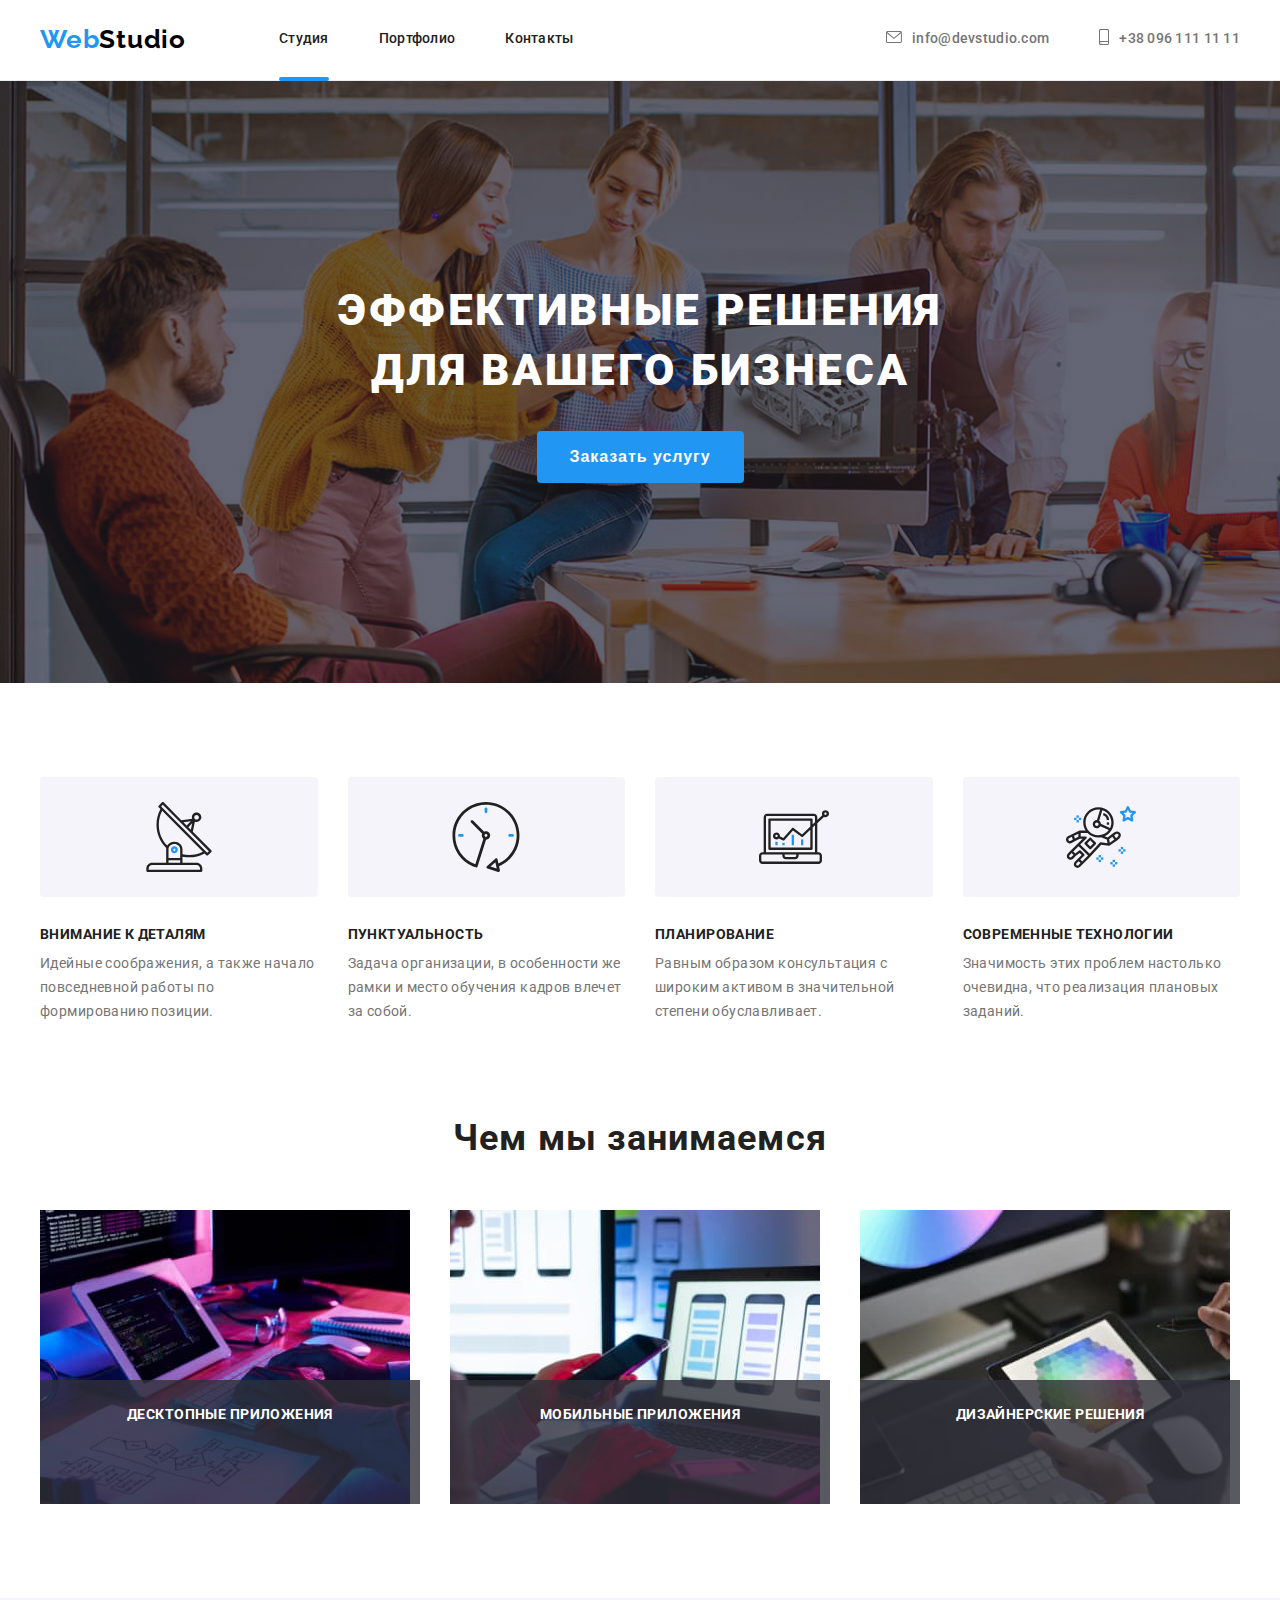
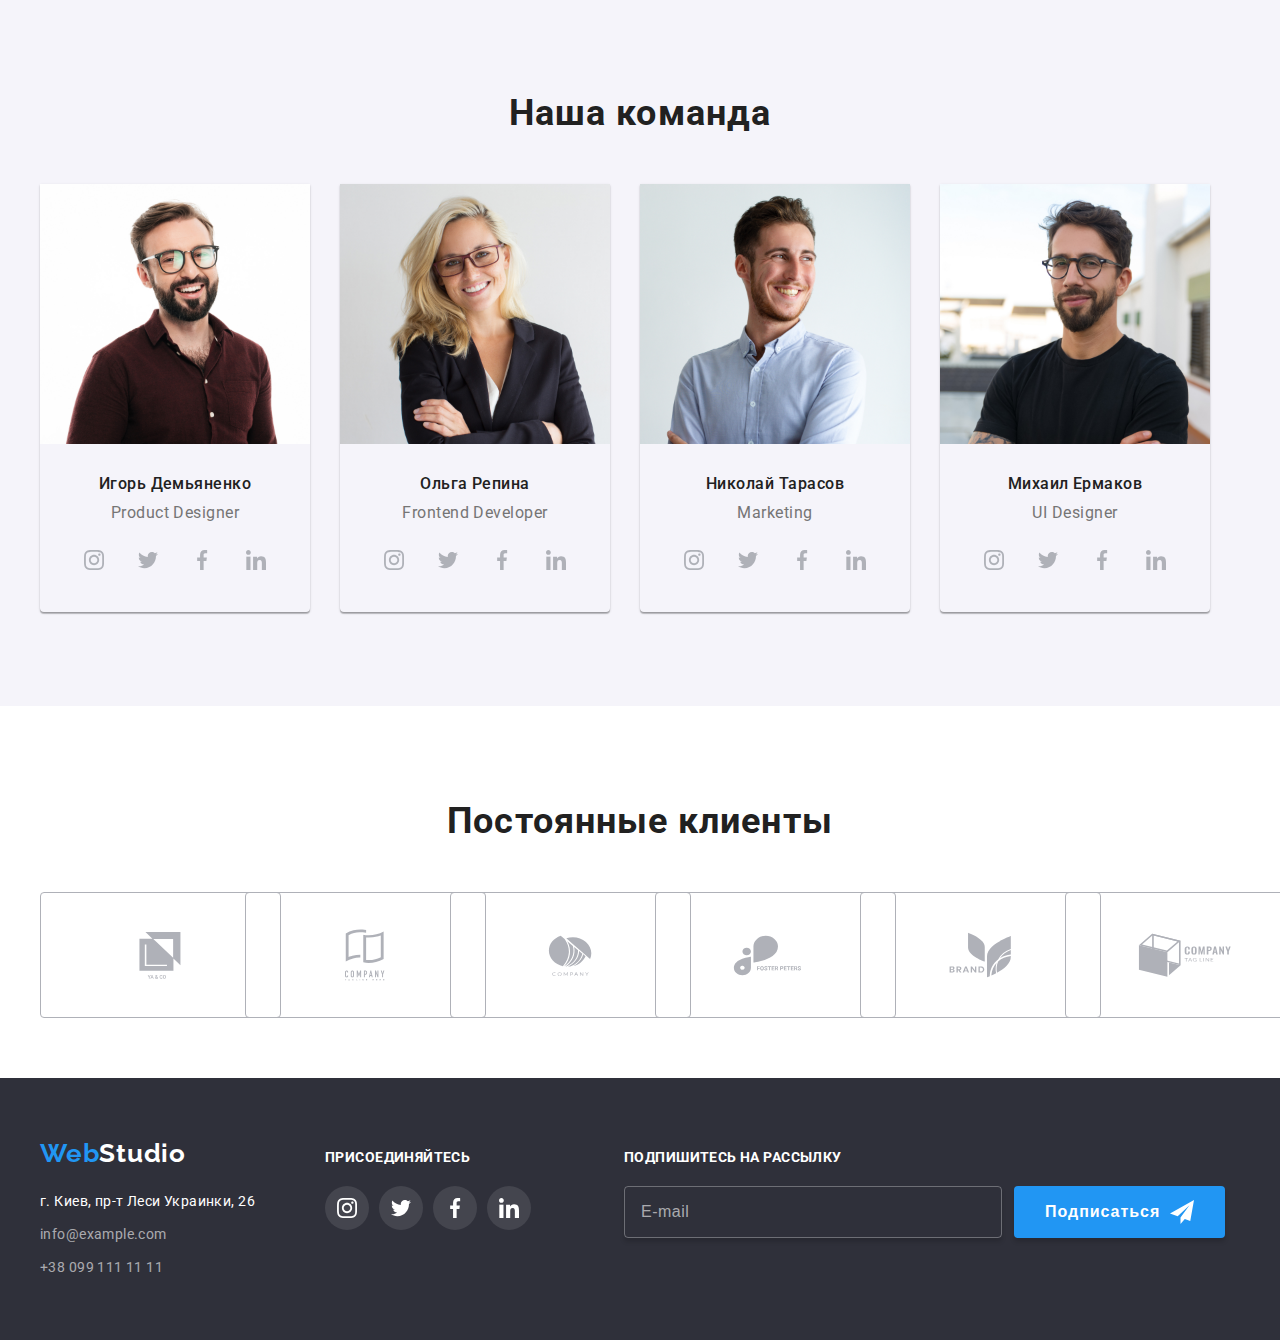
<file: index.html>
<!DOCTYPE html>
<html lang="ru">

<head>
    <meta charset="UTF-8">
    <meta http-equiv="X-UA-Compatible" content="IE=edge">
    <meta name="viewport" content="width=device-width, initial-scale=1.0">
    <title>WebStudio</title>
    <link rel="stylesheet" href="https://cdnjs.cloudflare.com/ajax/libs/modern-normalize/1.1.0/modern-normalize.min.css"
        integrity="sha512-wpPYUAdjBVSE4KJnH1VR1HeZfpl1ub8YT/NKx4PuQ5NmX2tKuGu6U/JRp5y+Y8XG2tV+wKQpNHVUX03MfMFn9Q=="
        crossorigin="anonymous" referrerpolicy="no-referrer" />
    <link rel="preconnect" href="https://fonts.googleapis.com">
    <link rel="preconnect" href="https://fonts.gstatic.com" crossorigin>
    <link
        href="https://fonts.googleapis.com/css2?family=Raleway:wght@700&family=Roboto:wght@400;500;700;900&display=swap"
        rel="stylesheet">
    <link rel="stylesheet" href="./css/styles.css">
</head>

<body>
    <header class="header">
        <div class="container">
            <nav class="header-nav">
                <a href="./index.html" class="logo link">
                    <span class="span-web">Web</span>Studio
                </a>
                <ul class="list site-nav">
                    <li class="site-nav-item">
                        <a href="./index.html" class="link current-link">Студия</a>
                    </li>
                    <li class="site-nav-item">
                        <a href="./portfolio.html" class="link">Портфолио</a>
                    </li>
                    <li class="site-nav-item">
                        <a href="#" class="link">Контакты</a>
                    </li>
                </ul>
            </nav>

            <ul class="list header-contact">
                <li class="header-contact-item">
                    <a href="mailto:info@devstudio.com" class="link">
                        <span>
                            <svg class="envelope header-icon" width="16" height="12">
                                <use href="./images/sprite.svg#icon-envelope"></use>
                            </svg>
                        </span>
                        <span>info@devstudio.com</span>
                    </a>
                </li>
                <li class="header-contact-item">
                    <a href="tel:+380961111111" class="link">
                        <span>
                            <svg class="smartphone header-icon" width="10" height="16">
                                <use href="./images/sprite.svg#icon-smartphone"></use>
                            </svg>
                        </span>
                        <span>+38 096 111 11 11</span>
                    </a>
                </li>
            </ul>
        </div>

    </header>

    <main class="main">
        <!-- Hero -->
        <section class="hero">
            <div class="container">
                <h1 class="hero-title">Эффективные решения для вашего бизнеса</h1>
                <button type="button" class="button-btn" data-modal-open>Заказать услугу</button>
            </div>
        </section>

        <!-- About list -->
        <section class="section about">
            <div class="container">
                <h2 class="section-title visually-hidden">Какие мы и что используем</h2>
                <ul class="about-list list">
                    <li class="about-list-item">
                        <div class="about-icon-bg">
                            <svg class="about-icon">
                                <use href="./images/sprite.svg#icon-antenna"></use>
                            </svg>
                        </div>
                        <h3 class="about-list-title">Внимание к деталям</h3>
                        <p class="about-list-text">Идейные соображения, а также начало повседневной работы по
                            формированию позиции.
                        </p>
                    </li>
                    <li class="about-list-item">
                        <div class="about-icon-bg">
                            <svg class="about-icon">
                                <use href="./images/sprite.svg#icon-clock"></use>
                            </svg>
                        </div>
                        <h3 class="about-list-title">Пунктуальность</h3>
                        <p class="about-list-text">Задача организации, в особенности же рамки и место обучения кадров
                            влечет за собой.
                        </p>
                    </li>
                    <li class="about-list-item">
                        <div class="about-icon-bg">
                            <svg class="about-icon">
                                <use href="./images/sprite.svg#icon-diagram"></use>
                            </svg>
                        </div>
                        <h3 class="about-list-title">Планирование</h3>
                        <p class="about-list-text">Равным образом консультация с широким активом в значительной степени
                            обуславливает.
                        </p>
                    </li>
                    <li class="about-list-item">
                        <div class="about-icon-bg">
                            <svg class="about-icon">
                                <use href="./images/sprite.svg#icon-astronaut"></use>
                            </svg>
                        </div>
                        <h3 class="about-list-title">Современные технологии</h3>
                        <p class="about-list-text">Значимость этих проблем настолько очевидна, что реализация плановых
                            заданий.</p>
                    </li>
                </ul>
            </div>

        </section>

        <!-- classes -->
        <section class="section classes">
            <div class="container">
                <h2 class="classes-title">Чем мы занимаемся</h2>
                <ul class="list">
                    <li class="classes-item">
                        <img src="./images/about/apk.jpg" alt="Мастер пишет код за алгоритмом" width="370" height="294">
                        <p class="classes-overlay">Десктопные приложения</p>
                    </li>
                    <li class="classes-item">
                        <img src="./images/about/atel.jpg" alt="Телефон" width="370" height="294">
                        <p class="classes-overlay">Мобильные приложения</p>
                    </li>
                    <li class="classes-item">
                        <img src="./images/about/atablet.jpg" alt="Планшет" width="370" height="294">
                        <p class="classes-overlay">Дизайнерские решения</p>
                    </li>
                </ul>
            </div>

        </section>

        <!-- Team -->
        <section class="section team">
            <div class="container">
                <h2 class="team-title">Наша команда</h2>
                <ul class="team-list list">
                    <li class="team-item">
                        <img src="./images/team/igor.jpg" alt="Игорь Демьяненко" width="270" height="260">
                        <div class="team-text">
                            <h3 class="team-name">Игорь Демьяненко</h3>
                            <p lang="en" class="team-profession">Product Designer</p>
                            <ul class="team-icon-list list">
                                <li class="team-icon-list-item">
                                    <a href="" class="team-icon-link sotseti">
                                        <svg class="team-icon ">
                                            <use href="./images/sprite.svg#icon-instagram"></use>
                                        </svg>
                                    </a>
                                </li>
                                <li class="team-icon-list-item">
                                    <a href="" class="team-icon-link sotseti">
                                        <svg class="team-icon">
                                            <use href="./images/sprite.svg#icon-twitter"></use>
                                        </svg>
                                    </a>
                                </li>
                                <li class="team-icon-list-item">
                                    <a href="" class="team-icon-link sotseti">
                                        <svg class="team-icon">
                                            <use href="./images/sprite.svg#icon-facebook"></use>
                                        </svg>
                                    </a>
                                </li>
                                <li class="team-icon-list-item">
                                    <a href="" class="team-icon-link sotseti">
                                        <svg class="team-icon">
                                            <use href="./images/sprite.svg#icon-linkedin"></use>
                                        </svg>
                                    </a>
                                </li>
                            </ul>
                        </div>
                    </li>
                    <li class="team-item">
                        <img src="./images/team/olya.jpg" alt="Ольга Репина" width="270" height="260">
                        <div class="team-text">
                            <h3 class="team-name">Ольга Репина</h3>
                            <p lang="en" class="team-profession">Frontend Developer</p>
                            <ul class="team-icon-list list">
                                <li class="team-icon-list-item">
                                    <a href="" class="team-icon-link sotseti">
                                        <svg class="team-icon">
                                            <use href="./images/sprite.svg#icon-instagram"></use>
                                        </svg>
                                    </a>
                                </li>
                                <li class="team-icon-list-item">
                                    <a href="" class="team-icon-link sotseti">
                                        <svg class="team-icon">
                                            <use href="./images/sprite.svg#icon-twitter"></use>
                                        </svg>
                                    </a>
                                </li>
                                <li class="team-icon-list-item">
                                    <a href="" class="team-icon-link sotseti">
                                        <svg class="team-icon">
                                            <use href="./images/sprite.svg#icon-facebook"></use>
                                        </svg>
                                    </a>
                                </li>
                                <li class="team-icon-list-item">
                                    <a href="" class="team-icon-link sotseti">
                                        <svg class="team-icon">
                                            <use href="./images/sprite.svg#icon-linkedin"></use>
                                        </svg>
                                    </a>
                                </li>
                            </ul>
                        </div>
                    </li>
                    <li class="team-item">
                        <img src="./images/team/nikolay.jpg" alt="Николай Тарасов" width="270" height="260">
                        <div class="team-text">
                            <h3 class="team-name">Николай Тарасов</h3>
                            <p lang="en" class="team-profession">Marketing</p>
                            <ul class="team-icon-list list">
                                <li class="team-icon-list-item">
                                    <a href="" class="team-icon-link sotseti">
                                        <svg class="team-icon">
                                            <use href="./images/sprite.svg#icon-instagram"></use>
                                        </svg>
                                    </a>
                                </li>
                                <li class="team-icon-list-item">
                                    <a href="" class="team-icon-link sotseti">
                                        <svg class="team-icon">
                                            <use href="./images/sprite.svg#icon-twitter"></use>
                                        </svg>
                                    </a>
                                </li>
                                <li class="team-icon-list-item">
                                    <a href="" class="team-icon-link sotseti">
                                        <svg class="team-icon">
                                            <use href="./images/sprite.svg#icon-facebook"></use>
                                        </svg>
                                    </a>
                                </li>
                                <li class="team-icon-list-item">
                                    <a href="" class="team-icon-link sotseti">
                                        <svg class="team-icon">
                                            <use href="./images/sprite.svg#icon-linkedin"></use>
                                        </svg>
                                    </a>
                                </li>
                            </ul>
                        </div>
                    </li>
                    <li class="team-item">
                        <img src="./images/team/mihail.jpg" alt="Михаил Ермаков" width="270" height="260">
                        <div class="team-text">
                            <h3 class="team-name">Михаил Ермаков</h3>
                            <p lang="en" class="team-profession">UI Designer</p>
                            <ul class="team-icon-list list">
                                <li class="team-icon-list-item">
                                    <a href="" class="team-icon-link sotseti">
                                        <svg class="team-icon">
                                            <use href="./images/sprite.svg#icon-instagram"></use>
                                        </svg>
                                    </a>
                                </li>
                                <li class="team-icon-list-item">
                                    <a href="" class="team-icon-link sotseti">
                                        <svg class="team-icon">
                                            <use href="./images/sprite.svg#icon-twitter"></use>
                                        </svg>
                                    </a>
                                </li>
                                <li class="team-icon-list-item">
                                    <a href="" class="team-icon-link sotseti">
                                        <svg class="team-icon">
                                            <use href="./images/sprite.svg#icon-facebook"></use>
                                        </svg>
                                    </a>
                                </li>
                                <li class="team-icon-list-item">
                                    <a href="" class="team-icon-link sotseti">
                                        <svg class="team-icon">
                                            <use href="./images/sprite.svg#icon-linkedin"></use>
                                        </svg>
                                    </a>
                                </li>
                            </ul>
                        </div>
                    </li>
                </ul>
            </div>

        </section>

 <!-- Clients -->
        <section class="section clients">
            <div class="container">
                <h2 class="clients-title">Постоянные клиенты</h2>
                <ul class="clients-list-icon list">
                    <li class="clients-icon-item">
                        <a href="" class="link clients-link-icon">
                            <svg class="clients-icon" width="42" height="47">
                                <use href="./images/sprite.svg#icon-yaco"></use>
                            </svg>
                        </a>
                    </li>
                    <li class="clients-icon-item">
                        <a href="" class="link clients-link-icon">
                            <svg class="clients-icon" width="40" height="52">
                                <use href="./images/sprite.svg#icon-tagline"></use>
                            </svg>
                        </a>
                    </li>
                    <li class="clients-icon-item">
                        <a href="" class="link clients-link-icon">
                            <svg class="clients-icon" width="44" height="41">
                                <use href="./images/sprite.svg#icon-company"></use>
                            </svg>
                        </a>
                    </li>
                    <li class="clients-icon-item">
                        <a href="" class="link clients-link-icon">
                            <svg class="clients-icon" width="85" height="41">
                                <use href="./images/sprite.svg#icon-foster"></use>
                            </svg>
                        </a>
                    </li>
                    <li class="clients-icon-item">
                        <a href="" class="link clients-link-icon">
                            <svg class="clients-icon" width="63" height="46">
                                <use href="./images/sprite.svg#icon-brand"></use>
                            </svg>
                        </a>
                    </li>
                    <li class="clients-icon-item">
                        <a href="" class="clients-link-icon">
                            <svg class="clients-icon" width="94" height="44">
                                <use href="./images/sprite.svg#icon-tag"></use>
                            </svg>
                        </a>
                    </li>
                </ul>
            </div>
        </section>
    </main>

    <footer class="footer">
        <div class="container">
            <div class="footer-left">
                <div class="footer-logo">
                        <a href="./index.html" class="logo link">
                            <span class="span-web">Web</span><span class="footer-studio">Studio</span>
                        </a>
                    </div>
                    <address class="address">
                        <ul class="list">
                            <li class="footer-address-item">
                                <a href="https://goo.gl/maps/YHEFxKt9b5rvipPJA" target="_blank" rel="noopener noreferrer"
                                    class="footer-address link">г. Киев,
                                    пр-т Леси Украинки, 26</a>
                            </li>
                            <li class="footer-address-item">
                                <a href="mailto:info@example.com" class="footer-contact link">info@example.com</a>
                            </li>
                            <li class="footer-address-item">
                                <a href="tel:+380991111111" class="footer-contact link">+38 099 111 11 11</a>
                            </li>
                        </ul>
                    </address>
            </div>
            <div class="footer-right">
                <p class="footer-text-icon">присоединяйтесь</p>
                <ul class="list footer-list-icon">
                    <li class="footer-icon-item">
                        <a href="" class="footer-link-icon sotseti">
                            <svg class="footer-icon">
                                <use href="./images/sprite.svg#icon-instagram"></use>
                            </svg>
                        </a>
                    </li>
                    <li class="footer-icon-item">
                        <a href="" class="footer-link-icon sotseti">
                            <svg class="footer-icon">
                                <use href="./images/sprite.svg#icon-twitter"></use>
                            </svg>
                        </a>
                    </li>
                    <li class="footer-icon-item">
                        <a href="" class="footer-link-icon sotseti">
                            <svg class="footer-icon">
                                <use href="./images/sprite.svg#icon-facebook"></use>
                            </svg>
                        </a>
                    </li>
                    <li footer-icon-item>
                        <a href="" class="footer-link-icon sotseti">
                            <svg class="footer-icon">
                                <use href="./images/sprite.svg#icon-linkedin"></use>
                            </svg>
                        </a>
                    </li>
                </ul>                 
            </div>
            <form class="footer-form">
                <p class="footer-modal-title">Подпишитесь на рассылку</p>
                <div class="footer-form-div">
                    <input class="footer-form-input" type="email" placeholder="E-mail" name="user-email" required>
                <button type="submit" class="footer-form-button">
                    Подписаться
                    <svg class="footer-modal-svg" width="24" height="24">
                        <use href="./images/icons.svg#icon-subscribe"></use>
                    </svg>
                </button>
                </div>
            </form>
        </div>
    </footer>
    
<div class="backdrop is-hidden" data-modal>
        <div class="modal">
            <button type="button" class="close-btn" data-modal-close>
                <svg class="modal-svg" width="11" height="11">
                    <use href="./images/sprite.svg#icon-close"></use>
                </svg>
            </button>
             <form class="contact-form">
                <p class="modal-form-title">
                    Оставьте свои данные, мы вам перезвоним
                </p>
                <label class="modal-form-label">
                    Имя
                    <span class="contact-form-wrapper">
                        <input name="user-name" type="text" class="contact-form-input" placeholder=""
                        required minlength="2" pattern="[a-zA-Zа-яёА-ЯЁ]+" title="Имя должно содержать символы кирилицы или латиницы">
                        <svg class="contact-form-icon" width="12" height="12">
                        <use href="./images/icons.svg#icon-pers"></use>
                    </svg>
                    </span>
                </label>
                <label class="modal-form-label">
                   Телефон
                    <span class="contact-form-wrapper">
                        <input name="user-tel" type="tel" class="contact-form-input" placeholder="" required
                            pattern="[0-9]{3}-[0-9]{3}-[0-9]{2}-[0-9]{2}" title="096-000-00-00">
                        <svg class="contact-form-icon" width="13" height="13">
                            <use href="./images/icons.svg#icon-tel"></use>
                        </svg>
                    </span>
                </label>
                <label class="modal-form-label">
                    Почта
                    <span class="contact-form-wrapper">
                        <input name="user-email" type="email" class="contact-form-input" placeholder="" required>
                        <svg class="contact-form-icon" width="15" height="12">
                            <use href="./images/icons.svg#icon-email"></use>
                        </svg>
                    </span>
                </label>
                <label class="modal-form-label">
                    Комментарий
                    <textarea class="contact-form-message" placeholder="Введите текст" name="user-message"></textarea>
                </label>

                <input type="checkbox" class="contact-form-checkbox visually-hidden" id="accept-policy">
                <label for="accept-policy" class="contact-form-checkbox-label">
                    Соглашаюсь с рассылкой и принимаю&nbsp;
                    <a href="#" class="contact-form-label-link"> Условия договора</a>                   
                </label>

                <button type="submit" class="contact-form-submit">Отправить</button>
            </form>
        </div>
    </div>
<script src="./js/modal.js"></script>
</body>

</html>
</file>
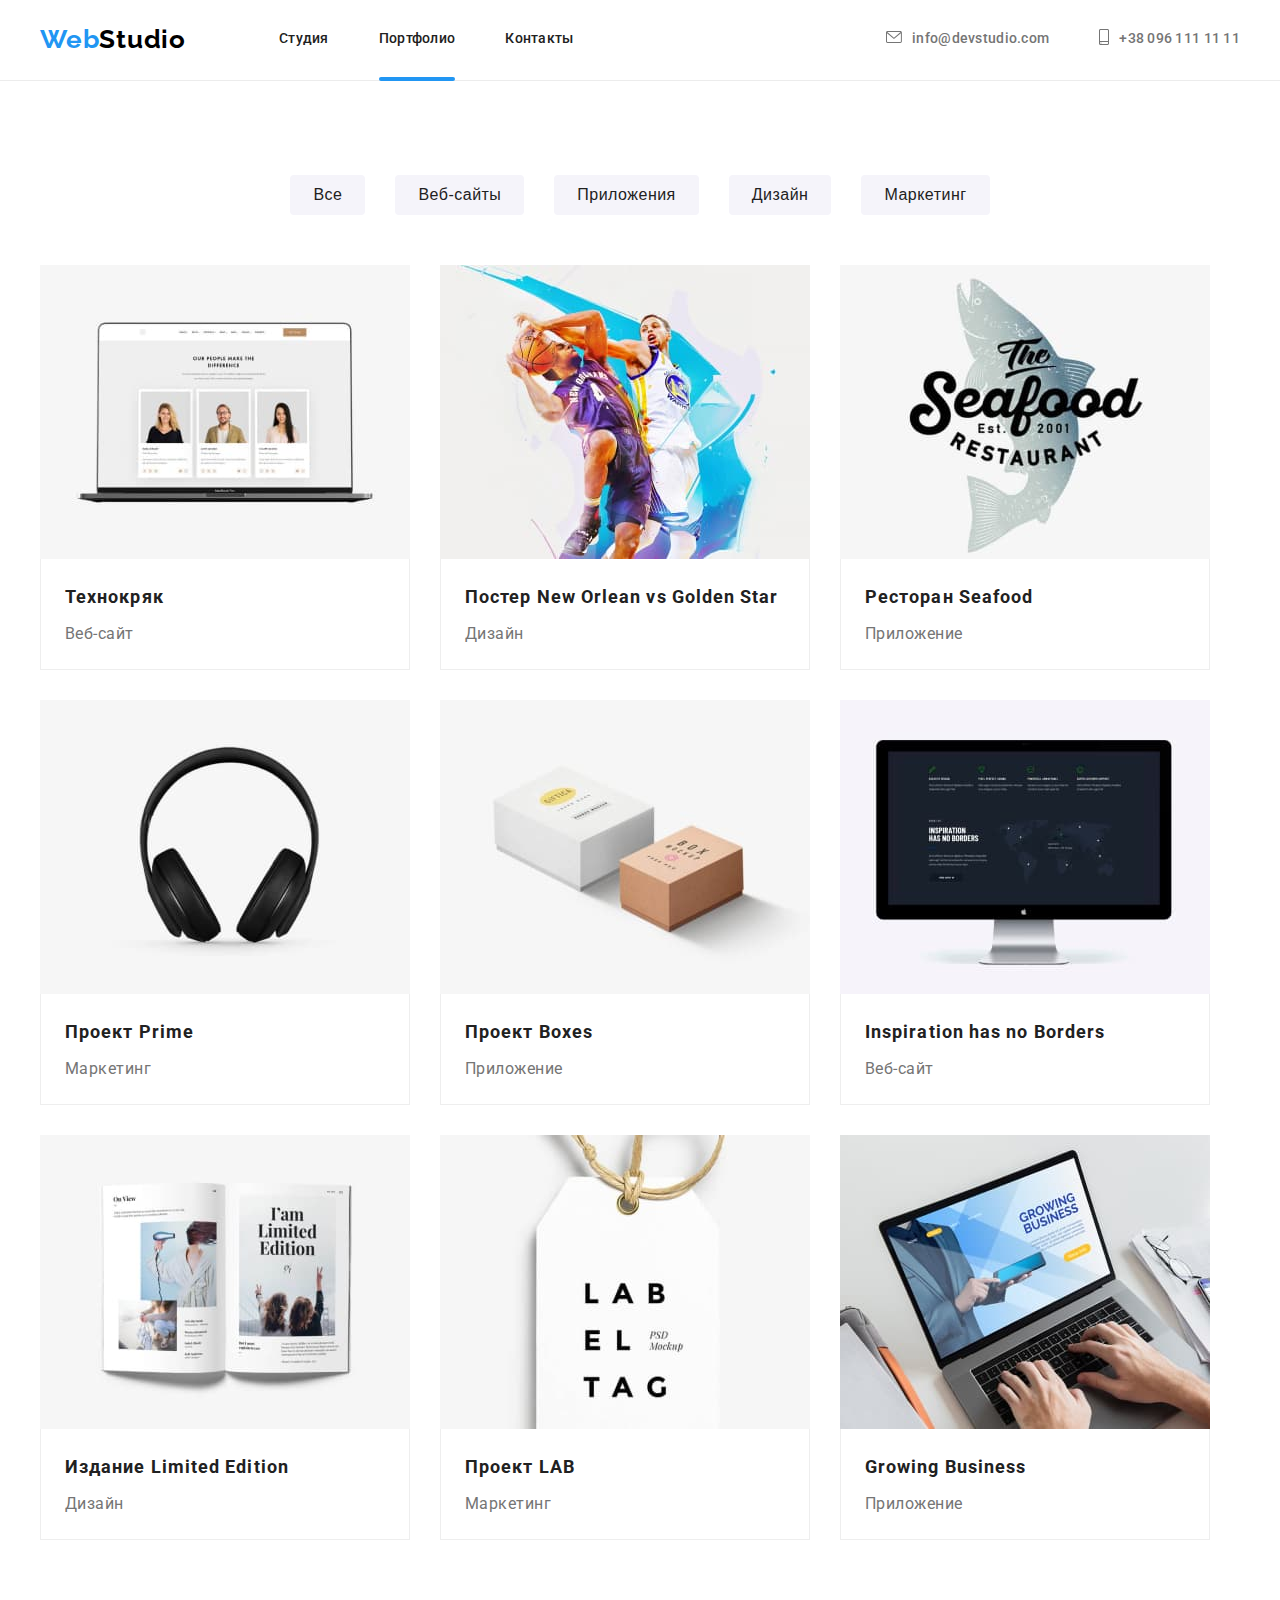
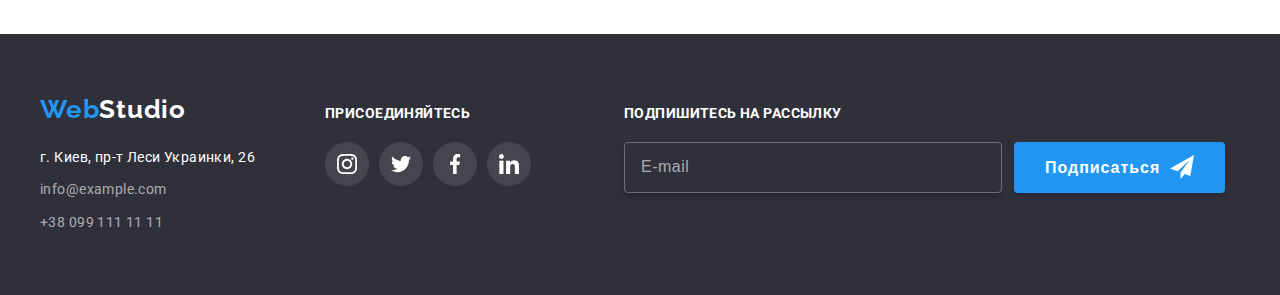
<file: portfolio.html>
<!DOCTYPE html>
<html lang="ru">

<head>
    <meta charset="UTF-8">
    <meta http-equiv="X-UA-Compatible" content="IE=edge">
    <meta name="viewport" content="width=device-width, initial-scale=1.0">
    <title>WebStudio</title>
    <link rel="stylesheet" href="https://cdnjs.cloudflare.com/ajax/libs/modern-normalize/1.1.0/modern-normalize.min.css"
        integrity="sha512-wpPYUAdjBVSE4KJnH1VR1HeZfpl1ub8YT/NKx4PuQ5NmX2tKuGu6U/JRp5y+Y8XG2tV+wKQpNHVUX03MfMFn9Q=="
        crossorigin="anonymous" referrerpolicy="no-referrer" />
    <link rel="preconnect" href="https://fonts.googleapis.com">
    <link rel="preconnect" href="https://fonts.gstatic.com" crossorigin>
    <link
        href="https://fonts.googleapis.com/css2?family=Raleway:wght@700&family=Roboto:wght@400;500;700;900&display=swap"
        rel="stylesheet">
    <link rel="stylesheet" href="./css/styles.css">
</head>
<body>
    <header class="header">
        <div class="container">
            <nav class="header-nav">
                <a href="./index.html" class="logo link">
                    <span class="span-web">Web</span>Studio
                </a>
                <ul class="list site-nav">
                    <li class="site-nav-item">
                        <a href="./index.html" class="link">Студия</a>
                    </li>
                    <li class="site-nav-item">
                        <a href="./portfolio.html" class="link current-link">Портфолио</a>
                    </li>
                    <li class="site-nav-item">
                        <a href="#" class="link">Контакты</a>
                    </li>
                </ul>
            </nav>
    
            <ul class="list header-contact">
                <li class="header-contact-item">
                    <a href="mailto:info@devstudio.com" class="link">
                        <span>
                            <svg class="envelope header-icon" width="16" height="12">
                                <use href="./images/sprite.svg#icon-envelope"></use>
                            </svg>
                        </span>
                        <span>info@devstudio.com</span>
                    </a>
                </li>
                <li class="header-contact-item">
                    <a href="tel:+380961111111" class="link">
                        <span>
                            <svg class="smartphone header-icon" width="10" height="16">
                                <use href="./images/sprite.svg#icon-smartphone"></use>
                            </svg>
                        </span>
                        <span>+38 096 111 11 11</span>
                    </a>
                </li>
            </ul>
        </div>
    
    </header>

    <!-- main -->
    <main class="portfolio">
        <div class="container">
            <h1 hidden>Галлерея работ</h1>
            <ul class="portfolio-button list">
                <li class="portfolio-button-item">
                    <button type="button" class="button">Все</button>
                </li>
                <li class="portfolio-button-item">
                    <button type="button" class="button">Веб-сайты</button>
                </li>
                <li class="portfolio-button-item">
                    <button type="button" class="button">Приложения</button>
                </li>
                <li class="portfolio-button-item">
                    <button type="button" class="button">Дизайн</button>
                </li>
                <li class="portfolio-button-item">
                    <button type="button" class="button">Маркетинг</button>
                </li>
            </ul>
            <ul class="portfolio-list list">
                <li class="portfolio-item">

                    <a href="" class="portfolio-grid-link link">
                        <div class="portfolio-grid-overlay">
                            <img src="./images/portfolio/technokryak.jpg" alt="Ноутбук с веб-сайтом" width="370" height="294">
                            <p class="overlay">Технокряк это современная площадка распространения коронавируса. Компании используют эту платформу для цифрового
                            шпионажа и атак на защищённые сервера конкурентов.</p>
                        </div>
                        <div class="portfolio-text">
                            <h2 class="portfolio-title">Технокряк</h2>
                            <p class="portfolio-direction">Веб-сайт</p>
                        </div>
                    </a>
                </li>
                <li class="portfolio-item">
            
                    <a href="" class="portfolio-grid-link link link">
                        <div class="portfolio-grid-overlay">
                            <img src="./images/portfolio/poster.jpg" alt="Постер футбольного матча" width="370" height="294">
                                <p class="overlay">Технокряк это современная площадка распространения коронавируса. Компании используют эту платформу для цифрового
                                шпионажа и атак на защищённые сервера конкурентов.</p>
                        </div>
                        <div class="portfolio-text">
                            <h2 class="portfolio-title">Постер New Orlean vs Golden Star</h2>
                            <p class="portfolio-direction">Дизайн</p>
                        </div>
                    </a>
                </li>
                <li class="portfolio-item">
            
                    <a href="" class="portfolio-grid-link link link">
                        <div class="portfolio-grid-overlay">
                            <img src="./images/portfolio/restaurant.jpg" alt="Логотим ресторана Seafood" width="370" height="294">
                            <p class="overlay">Технокряк это современная площадка распространения коронавируса. Компании используют эту платформу для цифрового
                            шпионажа и атак на защищённые сервера конкурентов.</p>
                        </div>
                        <div class="portfolio-text">
                            <h2 class="portfolio-title">Ресторан Seafood</h2>
                            <p class="portfolio-direction">Приложение</p>
                        </div>
                    </a>
                </li>
                <li class="portfolio-item">
            
                    <a href="" class="portfolio-grid-link link link">
                        <div class="portfolio-grid-overlay">
                            <img src="./images/portfolio/prime.jpg" alt="Наушники" width="370" height="294">
                            <p class="overlay">Технокряк это современная площадка распространения коронавируса. Компании используют эту платформа для цифрового
                            шпионажа и атак на защищённые сервера конкурентов.</p>
                        </div>
                        <div class="portfolio-text">
                            <h2 class="portfolio-title">Проект Prime</h2>   
                            <p class="portfolio-direction">Маркетинг</p>
                        </div>
                    </a>
                </li>
                <li class="portfolio-item">
            
                    <a href="" class="portfolio-grid-link link link">
                        <div class="portfolio-grid-overlay">
                         <img src="./images/portfolio/boxes.jpg" alt="Коробки" width="370" height="294">
                        <p class="overlay">Технокряк это современная площадка распространения коронавируса. Компании используют эту платформу
                            для цифрового
                            шпионажа и атак на защищённые сервера конкурентов.</p>
                        </div>
                        <div class="portfolio-text">
                           <h2 class="portfolio-title">Проект Boxes</h2>
                            <p class="portfolio-direction">Приложение</p>
                        </div>
                    </a>
                </li>
                <li class="portfolio-item">
            
                    <a href="" class="portfolio-grid-link link link">
                        <div class="portfolio-grid-overlay">
                            <img src="./images/portfolio/inspiration.jpg" alt="ПК с веб-сайтом" width="370" height="294">
                            <p class="overlay">Технокряк это современная площадка распространения коронавируса. Компании используют эту платформу
                                для цифрового
                                шпионажа и атак на защищённые сервера конкурентов.</p>
                        </div>
                        <div class="portfolio-text">
                            <h2 class="portfolio-title">Inspiration has no Borders</h2>
                            <p class="portfolio-direction">Веб-сайт</p>
                        </div>
                    </a>
                </li>
                <li class="portfolio-item">
            
                    <a href="" class="portfolio-grid-link link link">
                        <div class="portfolio-grid-overlay">
                            <img src="./images/portfolio/edition.jpg" alt="Книга" width="370" height="294">
                            <p class="overlay">Технокряк это современная площадка распространения коронавируса. Компании используют эту платформу
                                для цифрового
                                шпионажа и атак на защищённые сервера конкурентов.</p>
                        </div>
                        <div class="portfolio-text">
                            <h2 class="portfolio-title">Издание Limited Edition</h2>
                            <p class="portfolio-direction">Дизайн</p>
                        </div>
                    </a>
                </li>
                <li class="portfolio-item">
            
                    <a href="" class="portfolio-grid-link link link">
                        <div class="portfolio-grid-overlay">
                            <img src="./images/portfolio/lab.jpg" alt="Брелок LAB" width="370" height="294">
                            <p class="overlay">Технокряк это современная площадка распространения коронавируса. Компании используют эту платформу
                                для цифрового
                                шпионажа и атак на защищённые сервера конкурентов.</p>
                        </div>
                        <div class="portfolio-text">
                            <h2 class="portfolio-title">Проект LAB</h2>
                            <p class="portfolio-direction">Маркетинг</p>
                        </div>
                    </a>
                </li>
                <li class="portfolio-item">
            
                    <a href="" class="portfolio-grid-link link link">
                        <div class="portfolio-grid-overlay">
                            <img src="./images/portfolio/business.jpg" alt="Ноутбук с веб-сайтом" width="370" height="294">
                            <p class="overlay">Технокряк это современная площадка распространения коронавируса. Компании используют эту платформу
                                для цифрового
                                шпионажа и атак на защищённые сервера конкурентов.</p>
                        </div>
                        <div class="portfolio-text">
                            <h2 class="portfolio-title">Growing Business</h2>
                            <p class="portfolio-direction">Приложение</p>
                        </div>
                    </a>
                </li>
            </ul>
        </div>
            
        
    </main>

    <footer class="footer">
        <div class="container">
            <div class="footer-left">
                <div class="footer-logo">
                    <a href="./index.html" class="logo link">
                        <span class="span-web">Web</span><span class="footer-studio">Studio</span>
                    </a>
                </div>
                <address class="address">
                    <ul class="list">
                        <li class="footer-address-item">
                            <a href="https://goo.gl/maps/YHEFxKt9b5rvipPJA" target="_blank" rel="noopener noreferrer"
                                class="footer-address link">г. Киев,
                                пр-т Леси Украинки, 26</a>
                        </li>
                        <li class="footer-address-item">
                            <a href="mailto:info@example.com" class="footer-contact link">info@example.com</a>
                        </li>
                        <li class="footer-address-item">
                            <a href="tel:+380991111111" class="footer-contact link">+38 099 111 11 11</a>
                        </li>
                    </ul>
                </address>
            </div>
            <div class="footer-right">
                <p class="footer-text-icon">присоединяйтесь</p>
                <ul class="list footer-list-icon">
                    <li class="footer-icon-item">
                        <a href="" class="footer-link-icon sotseti">
                            <svg class="footer-icon">
                                <use href="./images/sprite.svg#icon-instagram"></use>
                            </svg>
                        </a>
                    </li>
                    <li class="footer-icon-item">
                        <a href="" class="footer-link-icon sotseti">
                            <svg class="footer-icon">
                                <use href="./images/sprite.svg#icon-twitter"></use>
                            </svg>
                        </a>
                    </li>
                    <li class="footer-icon-item">
                        <a href="" class="footer-link-icon sotseti">
                            <svg class="footer-icon">
                                <use href="./images/sprite.svg#icon-facebook"></use>
                            </svg>
                        </a>
                    </li>
                    <li footer-icon-item>
                        <a href="" class="footer-link-icon sotseti">
                            <svg class="footer-icon">
                                <use href="./images/sprite.svg#icon-linkedin"></use>
                            </svg>
                        </a>
                    </li>
                </ul>
            </div>
            <form class="footer-form">
                <p class="footer-modal-title">Подпишитесь на рассылку</p>
                <div class="footer-form-div">
                    <input class="footer-form-input" type="email" placeholder="E-mail" name="user-email" required>
                    <button type="submit" class="footer-form-button">
                        Подписаться
                        <svg class="footer-modal-svg" width="24" height="24">
                            <use href="./images/icons.svg#icon-subscribe"></use>
                        </svg>
                    </button>
                </div>
            </form>
        </div>
    </footer>

</body>
</html>
</file>
<file: css/styles.css>
:root {
  --accent-color: #2196f3;
  --main-text-color: #212121;
}

body {
  margin: 0;
  background-color: #ffffff;
  color: var(--main-text-color);
  font-weight: 400;
  font-family: "Roboto", sans-serif;
}
.list {
  margin-top: 0;
  margin-bottom: 0;
  padding-left: 0;
  list-style: none;
}
.link {
  text-decoration: none;
}
h1,
h2,
h3,
h4,
p {
  margin-top: 0;
  margin-bottom: 0;
}
img {
  display: block;
}
.container {
  width: 1200px;
  margin: 0 auto;
  padding-left: 15px;
  padding-right: 15px;
}
.visually-hidden {
  position: absolute !important;
  clip: rect(1px 1px 1px 1px); /* IE6, IE7 */
  clip: rect(1px, 1px, 1px, 1px);
  padding: 0 !important;
  border: 0 !important;
  height: 1px !important;
  width: 1px !important;
  overflow: hidden;
}

/* ======logo===== */
.logo {
  color: #000000;
  font-family: "Raleway", sans-serif;
  font-weight: 700;
  font-size: 26px;
  line-height: 1.19;
  letter-spacing: 0.03em;
}
.span-web {
  color: var(--accent-color);
}

/* =======================HEADER======== */
.header {
  padding-top: 24px;
  padding-bottom: 25px;
  border-bottom: 1px solid #ececec;
}
.header .container {
  display: flex;
  align-items: center;
}
.header-nav {
  display: flex;
  align-items: center;
}
.site-nav {
  display: block;
  display: flex;
  align-items: center;
}
.header-contact {
  display: flex;
  align-items: center;
  margin-left: auto;
}
.header .logo {
  margin-right: 93px;
}
.site-nav-item:not(:last-child) {
  margin-right: 50px;
}
.header-contact-item:not(:last-child) {
  margin-right: 50px;
}
.site-nav .link {
  position: relative;
  display: block;
  color: var(--main-text-color);
  font-weight: 500;
  font-size: 14px;
  line-height: 1.14;
  letter-spacing: 0.02em;
  transition: color 250ms cubic-bezier(0.4, 0, 0.2, 1);
}
.header-contact .link {
  display: flex;
  align-items: center;
  color: #757575;
  font-weight: 500;
  font-size: 14px;
  line-height: 1.14;
  letter-spacing: 0.02em;
  fill: #757575;
  transition: color 250ms cubic-bezier(0.4, 0, 0.2, 1),
    fill 250ms cubic-bezier(0.4, 0, 0.2, 1);
}
.site-nav .link:hover,
.site-nav .link:focus,
.header-contact .link:hover,
.header-contact .link:focus {
  fill: var(--accent-color);
  color: var(--accent-color);
}
.header-icon {
  margin-right: 10px;
}

.current-link::after {
  position: absolute;
  content: "";
  width: 100%;
  height: 4px;
  margin-top: 30px;
  display: block;
  background-color: var(--accent-color);
  border-radius: 2px;
}
/* ======================MAIN==========*/
/* hero */
.hero {
  text-align: center;
  padding-top: 200px;
  padding-bottom: 200px;
  /* padding-top: 195px; */
  background: #2f303a;
  background-image: linear-gradient(
      rgba(47, 48, 58, 0.4),
      rgba(47, 48, 58, 0.4)
    ),
    url(../images/hero/bg.jpg);
  background-size: cover;
}
.hero-title {
  margin-bottom: 30px;
  color: #ffffff;
  font-weight: 900;
  font-size: 44px;
  line-height: 1.36;
  letter-spacing: 0.06em;
  text-transform: uppercase;
  max-width: 700px;
  margin-left: auto;
  margin-right: auto;
}
.button-btn {
  border-radius: 4px;
  padding: 10px 32px;
  min-width: 200px;
  border: 1px solid transparent;
  /* border: 0; */
  color: #ffffff;
  background-color: var(--accent-color);
  font-weight: 700;
  font-size: 16px;
  line-height: 1.87;
  /* display: flex; */
  /* align-items: center; */
  text-align: center;
  letter-spacing: 0.06em;
  cursor: pointer;
  transition: background-color 250ms cubic-bezier(0.4, 0, 0.2, 1);
}
.button-btn:hover,
.button-btn:focus {
  background-color: #188ce8;
}

/* About list */
.about {
  padding-top: 94px;
  padding-bottom: 94px;
}
.about-list {
  display: flex;
  flex-wrap: wrap;
  /* flex-direction: row; */
  justify-content: space-between;
  align-items: baseline;
  /* flex-wrap: wrap; */
  align-content: stretch;
  margin-left: -30px;
  margin-top: -30px;
}
.about-list-item {
  margin-left: 30px;
  margin-top: 30px;
  flex-basis: calc((100% - 120px) / 4);
  /* flex-grow: 1; */
}
.about-list-title {
  margin-bottom: 10px;
  font-weight: 700;
  font-size: 14px;
  line-height: 1.14;
  letter-spacing: 0.03em;
  text-transform: uppercase;
}
.about-list-text {
  color: #757575;
  font-size: 14px;
  line-height: 1.71;
  letter-spacing: 0.03em;
}
.about-icon {
  display: block;
  width: 70px;
  height: 70px;
  margin-left: auto;
  margin-right: auto;
}
.about-icon-bg {
  padding-top: 25px;
  padding-bottom: 25px;
  margin-bottom: 30px;
  background: #f5f4fa;
  border-radius: 4px;
}
/* ======================classes============ */
.classes {
  padding-bottom: 94px;
}
.classes .list {
  margin-top: -30px;
  margin-left: -30px;
  display: flex;
  flex-wrap: wrap;
  justify-content: space-between;
}
.classes-item {
  position: relative;
  flex-basis: calc((100% - 90px) / 3);
  margin-top: 30px;
  margin-left: 30px;
}
.classes-title {
  margin-bottom: 50px;
  font-weight: 700;
  font-size: 36px;
  line-height: 1.16;
  text-align: center;
  letter-spacing: 0.03em;
}
.classes-overlay {
  position: absolute;
  bottom: 0;
  left: 0;
  width: 100%;
  height: 70px;
  padding-top: 27px;
  padding-bottom: 27px;
  overflow: auto;
  background: rgba(47, 48, 58, 0.8);

  font-weight: 700;
  font-size: 14px;
  line-height: 1.14;
  text-align: center;
  letter-spacing: 0.03em;
  text-transform: uppercase;
  color: #ffffff;
}
/* =================team============= */
.team {
  padding-top: 94px;
  padding-bottom: 94px;
  background-color: #f5f4fa;
}
.team-list {
  display: flex;
  flex-wrap: wrap;
  flex-basis: calc((100% - 120px) / 4);
  margin-left: -30px;
  margin-top: -30px;
  /* justify-content: space-between; */
}
.team-item {
  border-radius: 0px 0px 4px 4px;
  box-shadow: 0px 1px 3px rgba(0, 0, 0, 0.12), 0px 1px 1px rgba(0, 0, 0, 0.14),
    0px 2px 1px rgba(0, 0, 0, 0.2);
  margin-left: 30px;
  margin-top: 30px;
}
.team-text {
  padding: 30px 32px;
}
.team-title {
  margin-bottom: 50px;
  font-weight: 700;
  font-size: 36px;
  line-height: 1.17;
  text-align: center;
  letter-spacing: 0.03em;
}
.team-name {
  margin-bottom: 10px;
  font-weight: 500;
  font-size: 16px;
  line-height: 1.19;
  text-align: center;
  letter-spacing: 0.03em;
}
.team-profession {
  color: #757575;
  font-size: 16px;
  line-height: 1.19;
  text-align: center;
  letter-spacing: 0.03em;
  margin-bottom: 16px;
}
.team-icon,
.footer-icon {
  width: 20px;
  height: 20px;
}
.team-icon-list {
  display: flex;
  justify-content: space-between;
}
.sotseti {
  display: flex;
  align-items: center;
  justify-content: center;
  width: 44px;
  height: 44px;
  border-radius: 50%;
}
.team-icon-link {
  /* display: flex;
  align-items: center;
  justify-content: center;
  width: 44px;
  height: 44px;
  border-radius: 50%; */
  fill: #afb1b8;
}
.team-icon-link {
  transition: background-color 250ms cubic-bezier(0.4, 0, 0.2, 1),
    fill 250ms cubic-bezier(0.4, 0, 0.2, 1);
}
.team-icon-link:hover,
.team-icon-link:focus {
  fill: #ffffff;
  background-color: var(--accent-color);
}
/* ==========================CLIENTS=============== */
.clients-title {
  font-weight: 700;
  font-size: 36px;
  line-height: 1.17;
  text-align: center;
  letter-spacing: 0.03em;
  color: var(--main-text-color);
  margin-bottom: 50px;
}
.clients .container {
  padding-top: 94px;
  padding-bottom: 94px;
}
.clients-list-icon {
  display: flex;
  justify-content: space-between;
  flex-wrap: wrap;
  margin-top: -30px;
  margin-left: -30px;
}
.clients-icon-item {
  margin-top: 30px;
  margin-left: 30px;
  flex-basis: calc((100% - 180px) / 6);
  height: 92px;
}
.clients-link-icon {
  display: flex;
  align-items: center;
  justify-content: center;
  width: 100%;
  height: 100%;
  fill: #afb1b8;
  padding: 16px 32px;
  border: 1px solid #afb1b8;
  border-radius: 4px;
}
.clients-link-icon {
  transition: fill 250ms cubic-bezier(0.4, 0, 0.2, 1),
    border 250ms cubic-bezier(0.4, 0, 0.2, 1);
}
.clients-link-icon:hover,
.clients-link-icon:focus {
  fill: var(--accent-color);
  border: 1px solid var(--accent-color);
}

/* ========================FOOTER===== */
.footer {
  padding-top: 60px;
  padding-bottom: 60px;
  background-color: #2f303a;
  font-size: 14px;
  line-height: 1.71;
  letter-spacing: 0.03em;
}
.footer-logo {
  margin-bottom: 20px;
}
.footer-address-item:not(:last-child) {
  margin-bottom: 9px;
}
.address {
  font-style: normal;
}
.footer-studio {
  color: #ffffff;
}
.footer .footer-contact {
  color: rgba(255, 255, 255, 0.6);
}
.footer-address {
  color: #ffffff;
}
.address .link {
  transition: color 250ms cubic-bezier(0.4, 0, 0.2, 1);
}
.address .link:hover,
.address .link:focus {
  color: var(--accent-color);
}
.footer .container {
  display: flex;
}
.footer-right {
  margin-left: 70px;
  margin-top: 12px;
}
.footer-text-icon {
  font-weight: 700;
  font-size: 14px;
  line-height: 1.14;
  letter-spacing: 0.03em;
  text-transform: uppercase;
  color: #ffffff;
  margin-bottom: 20px;
}
.footer-list-icon {
  display: flex;
}
.footer-link-icon {
  background-color: rgba(255, 255, 255, 0.1);
  fill: #ffffff;
}
.footer-icon-item:not(:last-child) {
  margin-right: 10px;
}
.footer-link-icon {
  transition: background-color 250ms cubic-bezier(0.4, 0, 0.2, 1);
}
.footer-link-icon:hover,
.footer-link-icon:focus {
  background-color: var(--accent-color);
}
/* ====================modal-footer============ */
.footer-form {
  margin-left: 93px;
}
.footer-modal-title {
  font-weight: 700;
  font-size: 14px;
  line-height: 1.14;
  letter-spacing: 0.03em;
  text-transform: uppercase;
  color: #ffffff;
  margin-top: 12px;
  margin-bottom: 20px;
}
.footer-form-input {
  background-color: transparent;
  width: 358px;
  padding-top: 15px;
  padding-bottom: 15px;
  padding-left: 16px;
  margin-right: 12px;
  border: 1px solid rgba(255, 255, 255, 0.3);
  box-shadow: 0px 4px 4px rgba(0, 0, 0, 0.15);
  border-radius: 4px;
  color: #ffffff;
  outline: none;
  transition: border-color 250ms cubic-bezier(0.4, 0, 0.2, 1);
}
.footer-form-input:focus {
  border-color: var(--accent-color);
}

.footer-form-input::placeholder {
  font-weight: 400;
  font-size: 16px;
  line-height: 1.25;
  letter-spacing: 0.03em;
  color: rgba(255, 255, 255, 0.6);
}
.footer-form-div {
  display: flex;
}
.footer-form-button {
  background: var(--accent-color);
  box-shadow: 0px 4px 4px rgba(0, 0, 0, 0.15);
  border-radius: 4px;
  margin: 0 auto;
  padding: 10px 30px;
  cursor: pointer;
  border: 1px solid transparent;

  font-weight: 700;
  font-size: 16px;
  line-height: 1.87;
  display: flex;
  align-items: center;
  text-align: center;
  letter-spacing: 0.06em;
  color: #ffffff;
}
.footer-modal-svg {
  margin-left: 10px;
}
/* ====================PORTFOLIO===== */
.portfolio {
  padding-top: 94px;
  padding-bottom: 94px;
}
.button {
  min-width: 73;
  border-radius: 4px;
  padding: 6px 22px;
  border: 1px solid transparent;
  color: var(--main-text-color);
  background-color: #f5f4fa;
  font-weight: 500;
  font-size: 16px;
  line-height: 1.62;
  text-align: center;
  letter-spacing: 0.03em;
  cursor: pointer;
  transition: background-color 250ms cubic-bezier(0.4, 0, 0.2, 1),
    color 250ms cubic-bezier(0.4, 0, 0.2, 1),
    box-shadow 250ms cubic-bezier(0.4, 0, 0.2, 1);
}
.portfolio-button {
  display: flex;
  justify-content: center;
  margin-bottom: 50px;
}
.portfolio-button-item:not(:last-child) {
  margin-right: 30px;
}
.button:hover,
.button:focus {
  color: #ffffff;
  background-color: var(--accent-color);
  box-shadow: 0px 3px 1px rgba(0, 0, 0, 0.1), 0px 1px 2px rgba(0, 0, 0, 0.08),
    0px 2px 2px rgba(0, 0, 0, 0.12);
}
.portfolio-text {
  border-left: 1px solid #eeeeee;
  border-bottom: 1px solid #eeeeee;
  border-right: 1px solid #eeeeee;
  padding: 20px 24px;
}
.portfolio-list {
  display: flex;
  flex-wrap: wrap;
  margin-left: -30px;
  margin-top: -30px;
}
.portfolio-item {
  margin-left: 30px;
  margin-top: 30px;
  flex-basis: calc(100% / 3 - 90px);
  background: #ffffff;
  transition: box-shadow 250ms cubic-bezier(0.4, 0, 0.2, 1);
}
.portfolio-item:hover,
.portfolio-item:focus {
  box-shadow: 0px 1px 1px rgba(0, 0, 0, 0.12), 0px 4px 4px rgba(0, 0, 0, 0.06),
    1px 4px 6px rgba(0, 0, 0, 0.16);
}
.portfolio-title {
  margin-bottom: 4px;
  color: var(--main-text-color);
  font-weight: 700;
  font-size: 18px;
  line-height: 2;
  letter-spacing: 0.06em;
}
.portfolio-direction {
  color: #757575;
  font-weight: 400;
  font-size: 16px;
  line-height: 1.87;
  letter-spacing: 0.03em;
}
/* .portfolio-title:hover,
.portfolio-title:focus,
.portfolio-direction:hover,
.portfolio-direction:focus {
  color: var(--accent-color);
} */
.portfolio-grid-link {
  display: block;
}
.portfolio-grid-overlay {
  position: relative;
  overflow: hidden;
}
.overlay {
  position: absolute;
  top: 100%;
  left: 0;
  width: 100%;
  height: 100%;
  padding: 63px 24px;
  overflow: auto;
  transition: transform 500ms linear;

  font-weight: 400px;
  font-size: 18px;
  line-height: 1.56;
  letter-spacing: 0.03em;
  color: #ffffff;
  background: rgba(33, 150, 243, 0.9);
}
.portfolio-grid-link:hover .overlay,
.portfolio-grid-link:focus .overlay {
  transform: translateY(-100%);
}

/* =============Modal====================== */
.backdrop {
  position: fixed;
  top: 0;
  left: 0;
  width: 100vw;
  height: 100vh;
  background-color: rgba(0, 0, 0, 0.2);
  transition: opacity 500ms linear, visibility 500ms linear;
}
.modal {
  width: 528px;
  height: 580px;
  background-color: #ffffff;
  position: absolute;
  left: 50%;
  top: 50%;
  transform: translate(-50%, -50%);
}
.close-btn {
  position: absolute;
  top: 8px;
  right: 8px;
  padding: 0;
  width: 30px;
  height: 30px;
  border-radius: 50%;
  border: 1px solid rgba(0, 0, 0, 0.1);
  background-color: transparent;
  cursor: pointer;
}
.modal-svg {
  color: tomato;
}
.close-btn:hover .modal-svg {
  fill: var(--accent-color);
}
.is-hidden {
  opacity: 0;
  visibility: hidden;
  pointer-events: none;
}
.contact-form {
  display: flex;
  flex-direction: column;
  padding: 40px;
}
.contact-form-input {
  width: 100%;
  height: 40px;
  border: 1px solid rgba(33, 33, 33, 0.2);
  border-radius: 4px;
  padding-left: 42px;
  transition: border-color 250ms cubic-bezier(0.4, 0, 0.2, 1);
}
.contact-form-input:focus {
  outline: none;
  border-color: var(--accent-color);
}
/* .contact-form-input:focus:valid,
.contact-form-input:focus:invalid{} */
/* .contact-form-input:focus:not(:placeholder-shown):invalid {
  border-color: red;
} */

.contact-form-message {
  width: 100%;
  height: 120px;
  padding: 12px 16px;
  margin-top: 4px;
  margin-bottom: 20px;
  resize: none;
  border: 1px solid rgba(33, 33, 33, 0.2);
  border-radius: 4px;
  transition: border-color 250ms cubic-bezier(0.4, 0, 0.2, 1);
}
.contact-form-message:focus {
  border-color: var(--accent-color);
  outline: none;
}
.contact-form-message::placeholder {
  color: rgba(117, 117, 117, 0.5);
}
.modal-form-title {
  font-weight: 700;
  font-size: 20px;
  line-height: 1.15;
  text-align: center;
  letter-spacing: 0.03em;
  margin-bottom: 12px;
}
.modal-form-label {
  font-weight: 400;
  font-size: 12px;
  line-height: 1.17;
  letter-spacing: 0.01em;
  color: #757575;
}
.modal-form-label:nth-child(-n + 4) {
  margin-bottom: 10px;
}
.contact-form-icon {
  position: absolute;
  top: 50%;
  transform: translateY(-50%);
  left: 12px;
  transition: fill 250ms cubic-bezier(0.4, 0, 0.2, 1);
}
.contact-form-wrapper {
  position: relative;
  display: block;
  margin-top: 4px;
}
.contact-form-input:focus + .contact-form-icon {
  fill: var(--accent-color);
}
.contact-form-checkbox-label {
  display: flex;
  align-items: center;
  font-weight: 400;
  font-size: 14px;
  line-height: 1.71;
  letter-spacing: 0.03em;
  color: #757575;
  margin-bottom: 30px;
}
.contact-form-checkbox-label::before {
  content: "";
  width: 16px;
  height: 15px;
  border: 2px solid black;
  cursor: pointer;
  border-radius: 2px;
  margin-right: 7px;
}
.contact-form-checkbox:checked + .contact-form-checkbox-label::before {
  background-image: url(../images/check.svg);
  background-position: 50% 50%;
}
.contact-form-checkbox:focus + .contact-form-checkbox-label::before {
  outline: 2px solid rgb(33, 150, 243, 0.6);
}
.contact-form-label-link {
  font-weight: 400;
  font-size: 14px;
  line-height: 1.71;
  letter-spacing: 0.03em;
  color: var(--accent-color);
}
.contact-form-submit {
  display: block;
  margin: 0 auto;
  padding: 10px 55px;
  cursor: pointer;
  background: #2196f3;
  box-shadow: 0px 4px 4px rgba(0, 0, 0, 0.15);
  border-radius: 4px;
  border: 1px solid transparent;

  font-weight: 700;
  font-size: 16px;
  line-height: 1.87;
  display: flex;
  align-items: center;
  text-align: center;
  letter-spacing: 0.06em;
  color: #ffffff;
}

/* ======================================== */ ;
</file>
